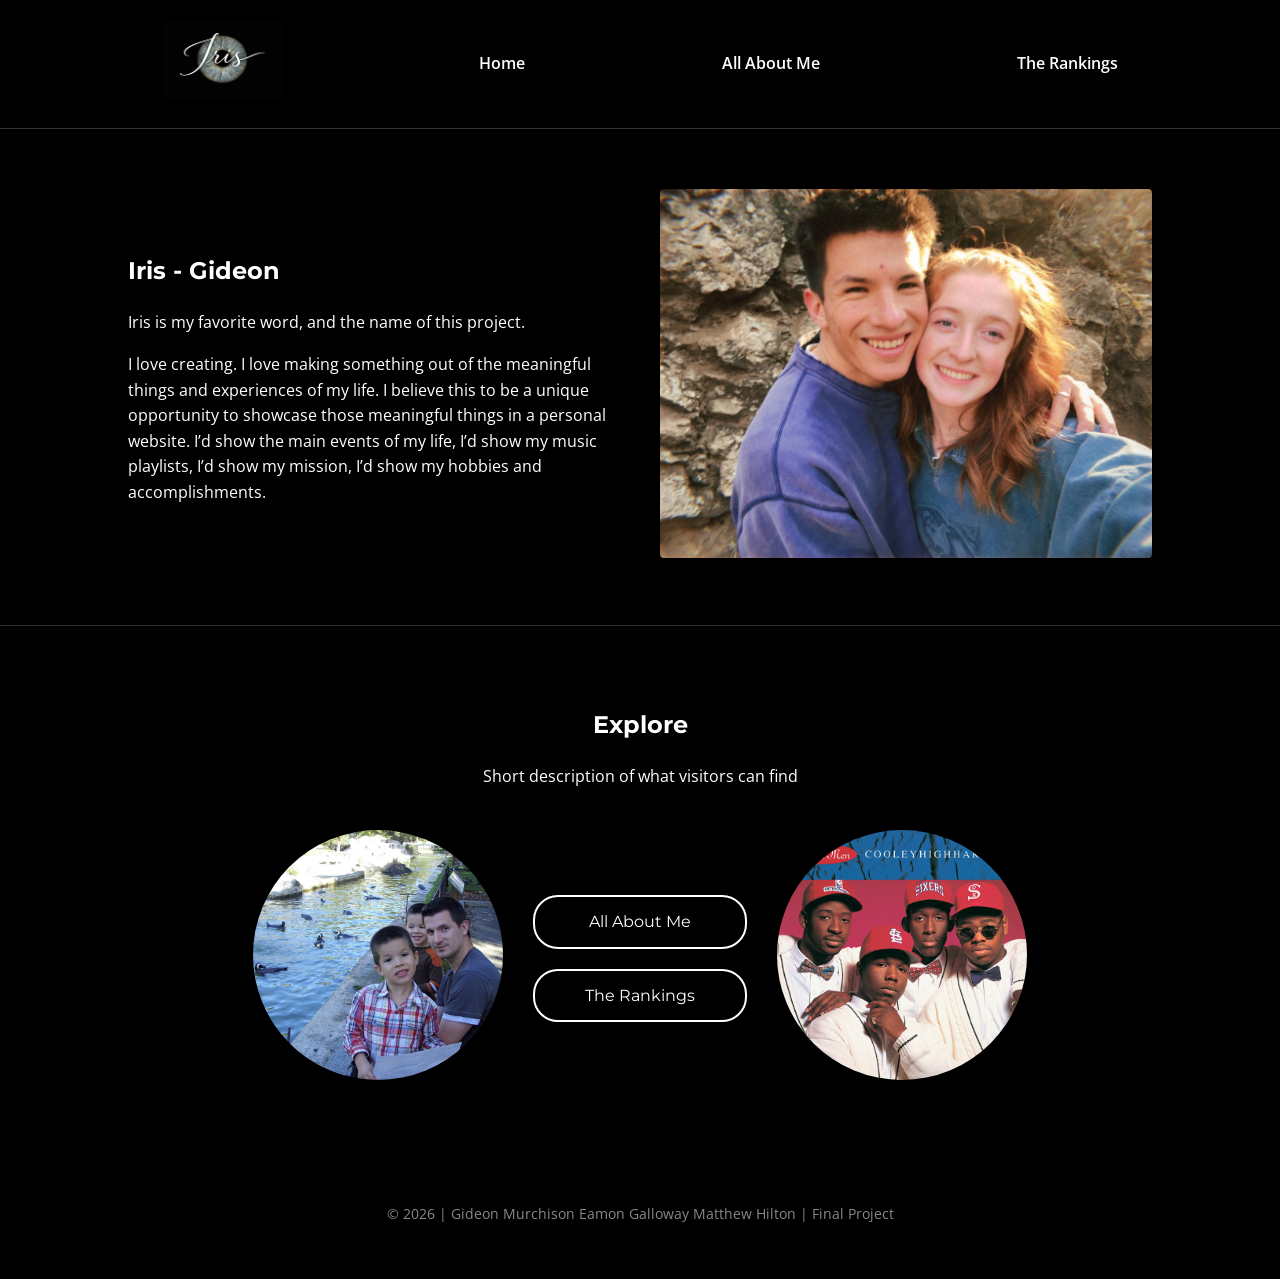
<file: index.html>
<!DOCTYPE html>
<html lang="en">
<head>
    <meta charset="UTF-8">
    <meta name="viewport" content="width=device-width, initial-scale=1.0">
    <title>Iris - Gideon</title>
    <link rel="stylesheet" href="styles/style.css">
    <link href="https://fonts.googleapis.com/css2?family=Montserrat:wght@700&family=Open+Sans:wght@400;600&display=swap" rel="stylesheet">
</head>
<body>

    <header>
        <nav>
            <div class="logo-container">
                <img src="images/iris.png" alt="Iris Project Logo" class="logo">
            </div>
                <a href="index.html" class="active">Home</a>
                <a href="about.html">All About Me</a>
                <a href="rankings.html">The Rankings</a>
        </nav>
    </header>
    <main>
       
        <section class="sect1">
            <div class="content">
                <h1>Iris - Gideon</h1>
                <p>Iris is my favorite word, and the name of this project.</p>
                <p>I love creating. I love making something out of the meaningful things and experiences of my life. I believe this to be a unique opportunity to showcase those meaningful things in a personal website. I’d show the main events of my life, I’d show my music playlists, I’d show my mission, I’d show my hobbies and accomplishments.</p>
            </div>
            <div class="content-image">
                <img src="images/IMG_0924.jpeg.~tmp" alt="Gideon and Girl">
            </div>
        </section>
       
        <section class="sect2">
            <h2>Explore</h2>
            <p>Short description of what visitors can find</p>
            <div class="explore">
                <div class="little-gideon-image">
                    <img src="images//PA230034.jpeg" alt="A Picture of Young Gideon" class="circle">
                </div>
                <div class="buttons">
                    <a href="about.html" class="button about">All About Me</a>
                    <a href="rankings.html" class="button rank">The Rankings</a>
                </div>
                <div class="pokemon-image">
                    <img src="images/harmony_album.jpeg" alt="Album Cover" class="circle">
                </div>
            </div>
        </section>
    
    </main>

    <footer>
        <p>&copy; 2026 | Gideon Murchison Eamon Galloway Matthew Hilton | Final Project</p>
    </footer>

</body>
</html>
</file>
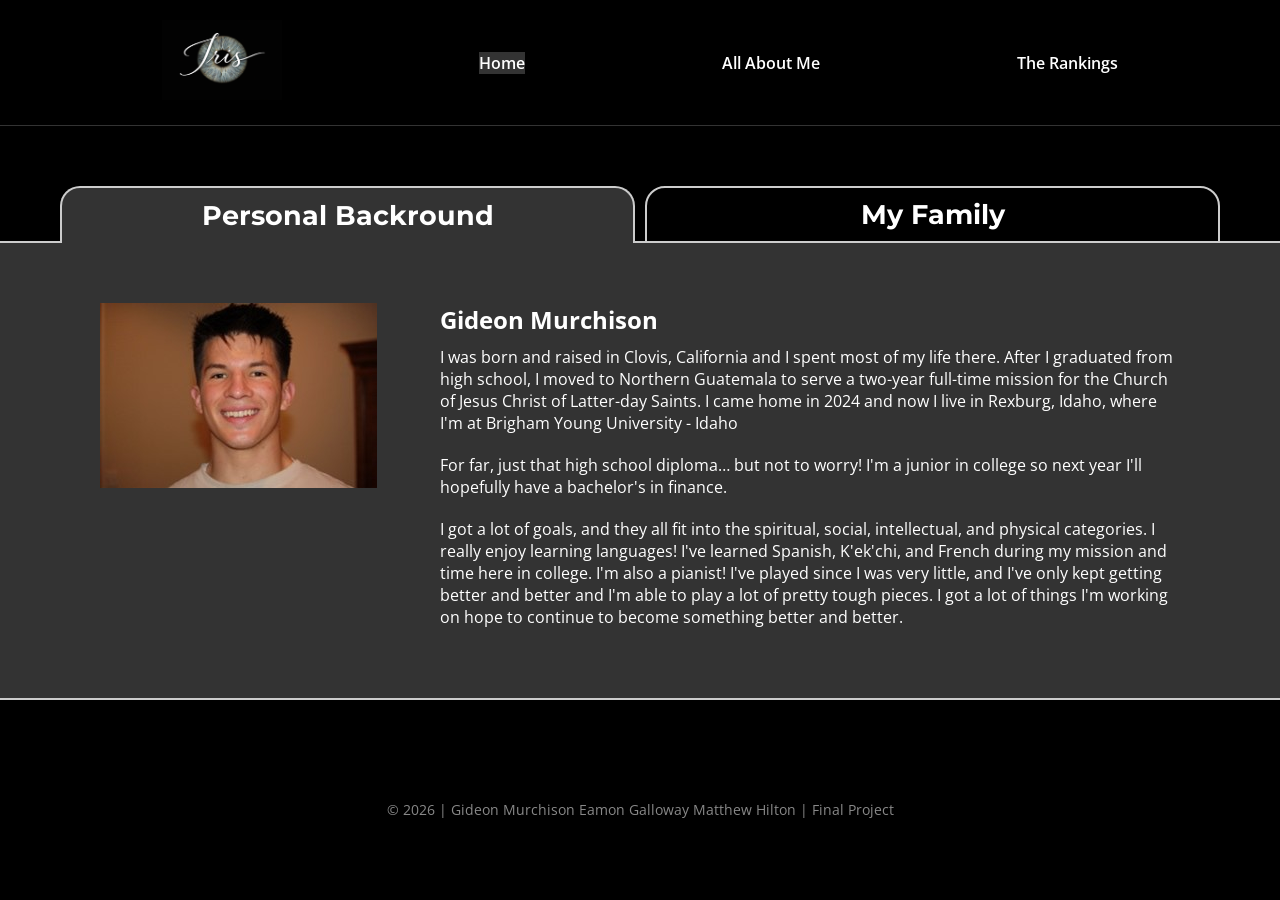
<file: about.html>
<!DOCTYPE html>
<html lang="en">
<head>
    <meta charset="UTF-8">
    <meta name="viewport" content="width=device-width, initial-scale=1.0">
    <title>About Me | Iris - Gideon</title>
    <link rel="stylesheet" href="styles/about.css">
</head>
<body>
    <header>
        <nav>
            <div class="logo-container">
                <img src="images/iris.png" alt="Iris Project Logo" class="logo">
            </div>
                <a href="index.html" class="active">Home</a>
                <a href="about.html">All About Me</a>
                <a href="rankings.html">The Rankings</a>
        </nav>
    </header>
    <main>
        <div class="tabs">
            <button class="tablink active" onclick="openTab(event, 'personal-background')">
                <h1 class="tab-title">Personal Backround</h1>
            </button>
            <button class="tablink" onclick="openTab(event, 'my-family')">
                <h1 class="tab-title">My Family</h1>
            </button>
        </div>
        <div id="personal-background" class="tabcontent">
            <img src="images/gideon.jpg" alt="Picture of me">
            <h2 class="page-title">Gideon Murchison</h2>
            <p>I was born and raised in Clovis, California and I spent most of my life there. After 
            I graduated from high school, I moved to Northern Guatemala to serve a two-year 
            full-time mission for the Church of Jesus Christ of Latter-day Saints. I came home 
            in 2024 and now I live in Rexburg, Idaho, where I'm at Brigham Young 
            University - Idaho</p>
            <p>For far, just that high school diploma… but not to worry! I'm a junior in college 
            so next year I'll hopefully have a bachelor's in finance. </p>
            <p>I got a lot of goals, and they all fit into the spiritual, social, intellectual, and 
            physical categories. I really enjoy learning languages! I've learned Spanish, 
            K'ek'chi, and French during my mission and time here in college. I'm also a 
            pianist! I've played since I was very little, and I've only kept getting better and 
            better and I'm able to play a lot of pretty tough pieces. I got a lot of things I'm 
            working on hope to continue to become something better and better. </p>
        </div>
        <div id="my-family" class="tabcontent">
            <img src="images/gideon-family.jpg" alt="Picture of my family">
            <p>My family is amazing! There's seven of us in our family that started in 2003 
            when my parents were married, and I was born. David and Olinda met in Peru 
            when my dad went on a trip there to do some solo traveling, which didn't end up 
            being that solo… anyways they've been married for over 22 years now!</p>
            <p>There're kids with me being the oldest. My younger brother, Ammon, is only a 
            year or so younger than I. He served a mission in southern Mexico and came 
            home in 2024. My sister Sasha graduated high school in 2025 and started her 
            studies at BYU that fall. She's a pretty sharp girl with a knack for robotics. My 
            younger sister Bella is still in high school and she's lovely. She's kind and is 
            super easy to be friends with. Sam is the youngest, man he's a lot different from 
            what I remember. He's really strong and he's a great wrestler. He's definitely in a 
            very stereotypical boy teen phase but he's a lot of fun still.</p>
        </div>
        <!-- JavaScript for the tabs -->
        <script>
            function openTab(evt, tabName) {
                var i, tabcontent, tablinks;
                tabcontent = document.getElementsByClassName("tabcontent");
                for (i = 0; i < tabcontent.length; i++) {
                    tabcontent[i].style.display = "none";
                }
                tablinks = document.getElementsByClassName("tablink");
                for (i = 0; i < tablinks.length; i++) {
                    tablinks[i].className = tablinks[i].className.replace(" active", "");
                }
                document.getElementById(tabName).style.display = "grid";
                evt.currentTarget.className += " active";
            }
        </script>
    </main>
    <footer>
        <p>&copy; 2026 | Gideon Murchison Eamon Galloway Matthew Hilton | Final Project</p>
    </footer>
</body>
</html>
</file>
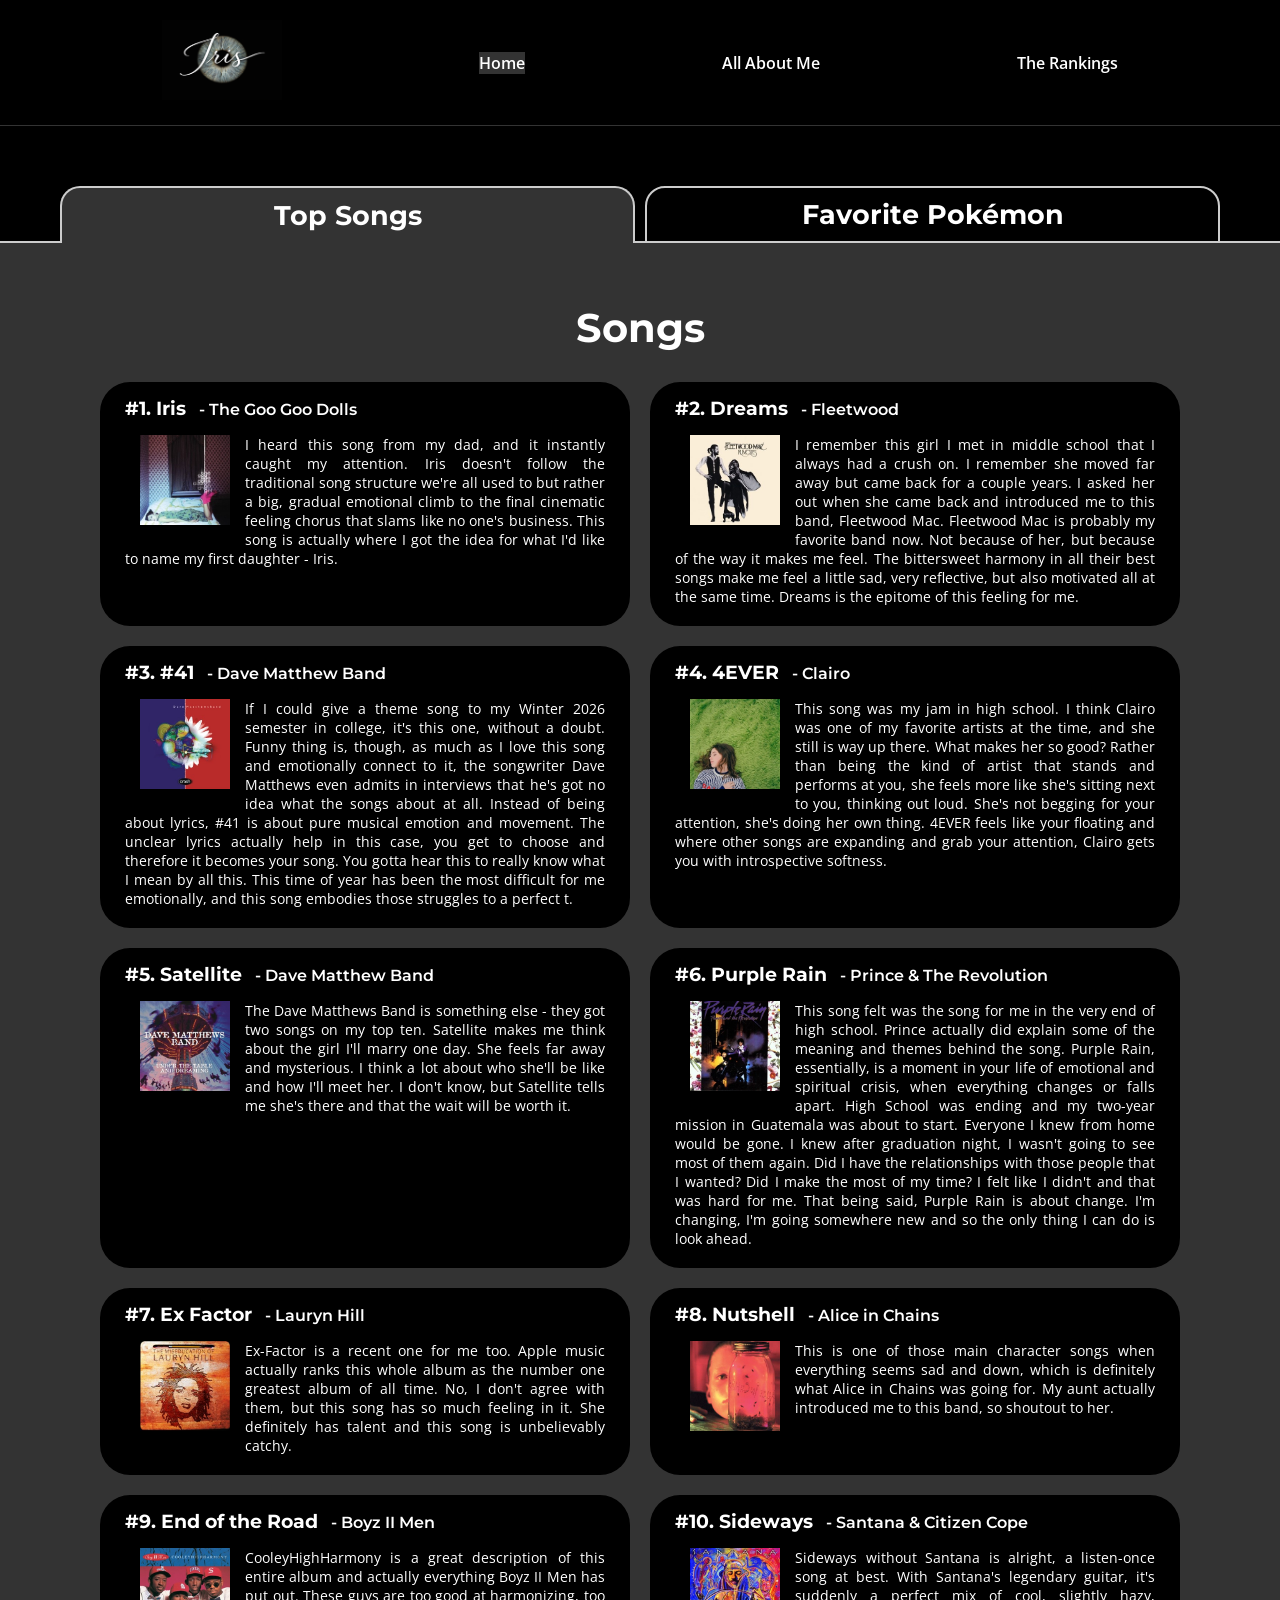
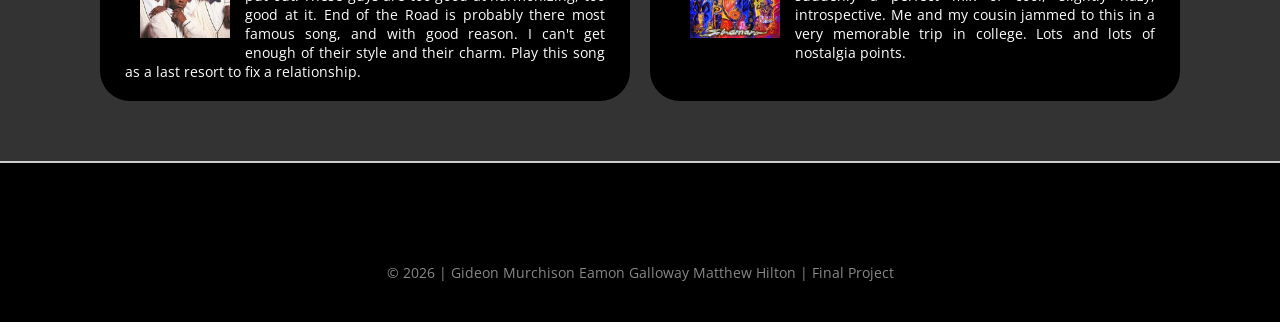
<file: rankings.html>
<!DOCTYPE html>
<html lang="en">

<head>
    <meta charset="UTF-8">
    <meta name="viewport" content="width=device-width, initial-scale=1.0">
    <title>The Rankings | Iris - Gideon</title>
    <link rel="stylesheet" href="styles/rankings.css">
</head>

<body>
    <header>
        <nav>
            <div class="logo-container">
                <img src="images/iris.png" alt="Iris Project Logo" class="logo">
            </div>
            <a href="index.html" class="active">Home</a>
            <a href="about.html">All About Me</a>
            <a href="rankings.html">The Rankings</a>
        </nav>
    </header>
    <main>
        <div class="tabs">
            <button class="tablink active" onclick="openTab(event, 'songs')">
                <h1 class="tab-title">Top Songs</h1>
            </button>
            <button class="tablink" onclick="openTab(event, 'pokemon')">
                <h1 class="tab-title">Favorite Pokémon</h1>
            </button>
        </div>
        <div id="songs" class="tabcontent">
            <h2 class="page-title">Songs</h2>
            <div class="songs-grid">
                <div class="song-card">
                    <h3 class="song-title">#1. Iris</h3>
                    <h4 class="song-artist"> - The Goo Goo Dolls</h4><br>
                    <img src="../images/iris-album.jpg" alt="Iris album art" class="song-album-art">
                    <p class="song-text">I heard this song from my dad, and it instantly caught my attention. Iris
                        doesn't follow the traditional song structure we're all used to but rather a big, gradual
                        emotional climb to the final cinematic feeling chorus that slams like no one's business. This
                        song is actually where I got the idea for what I'd like to name my first daughter - Iris.</p>
                </div>
                <div class="song-card">
                    <h3 class="song-title">#2. Dreams</h3>
                    <h4 class="song-artist"> - Fleetwood</h4><br>
                    <img src="../images/dreams-song.jpg" alt="Album art" class="song-album-art">
                    <p class="song-text">I remember this girl I met in middle school that I always had a crush on. I
                        remember she moved far away but came back for a couple years. I asked her out when she came back
                        and introduced me to this band, Fleetwood Mac. Fleetwood Mac is probably my favorite band now.
                        Not because of her, but because of the way it makes me feel. The bittersweet harmony in all
                        their best songs make me feel a little sad, very reflective, but also motivated all at the same
                        time. Dreams is the epitome of this feeling for me.</p>
                </div>
                <div class="song-card">
                    <h3 class="song-title">#3. #41</h3>
                    <h4 class="song-artist"> - Dave Matthew Band</h4><br>
                    <img src="../images/41-song.jpg" alt="Album art" class="song-album-art">
                    <p class="song-text">If I could give a theme song to my Winter 2026 semester in college, it's this
                        one, without a doubt. Funny thing is, though, as much as I love this song and emotionally
                        connect to it, the songwriter Dave Matthews even admits in interviews that he's got no idea what
                        the songs about at all. Instead of being about lyrics, #41 is about pure musical emotion and
                        movement. The unclear lyrics actually help in this case, you get to choose and therefore it
                        becomes your song. You gotta hear this to really know what I mean by all this. This time of year
                        has been the most difficult for me emotionally, and this song embodies those struggles to a
                        perfect t.</p>
                </div>
                <div class="song-card">
                    <h3 class="song-title">#4. 4EVER</h3>
                    <h4 class="song-artist"> - Clairo</h4><br>
                    <img src="../images/4ever-song.jpg" alt="Album art" class="song-album-art">
                    <p class="song-text">This song was my jam in high school. I think Clairo was one of my favorite
                        artists at the time, and she still is way up there. What makes her so good? Rather than being
                        the kind of artist that stands and performs at you, she feels more like she's sitting next to
                        you, thinking out loud. She's not begging for your attention, she's doing her own thing. 4EVER
                        feels like your floating and where other songs are expanding and grab your attention, Clairo
                        gets you with introspective softness.</p>
                </div>
                <div class="song-card">
                    <h3 class="song-title">#5. Satellite</h3>
                    <h4 class="song-artist"> - Dave Matthew Band</h4><br>
                    <img src="../images/satellite-song.jpg" alt="Album art" class="song-album-art">
                    <p class="song-text">The Dave Matthews Band is something else - they got two songs on my top ten.
                        Satellite makes me think about the girl I'll marry one day. She feels far away and mysterious. I
                        think a lot about who she'll be like and how I'll meet her. I don't know, but Satellite tells me
                        she's there and that the wait will be worth it.</p>
                </div>
                <div class="song-card">
                    <h3 class="song-title">#6. Purple Rain</h3>
                    <h4 class="song-artist"> - Prince & The Revolution</h4><br>
                    <img src="../images/purple-rain-song.jpg" alt="Album art" class="song-album-art">
                    <p class="song-text">This song felt was the song for me in the very end of high school. Prince
                        actually did explain some of the meaning and themes behind the song. Purple Rain, essentially,
                        is a moment in your life of emotional and spiritual crisis, when everything changes or falls
                        apart. High School was ending and my two-year mission in Guatemala was about to start. Everyone
                        I knew from home would be gone. I knew after graduation night, I wasn't going to see most of
                        them again. Did I have the relationships with those people that I wanted? Did I make the most of
                        my time? I felt like I didn't and that was hard for me. That being said, Purple Rain is about
                        change. I'm changing, I'm going somewhere new and so the only thing I can do is look ahead.</p>
                </div>
                <div class="song-card">
                    <h3 class="song-title">#7. Ex Factor</h3>
                    <h4 class="song-artist"> - Lauryn Hill</h4><br>
                    <img src="../images/ex-factor-song.jpg" alt="Album art" class="song-album-art">
                    <p class="song-text">Ex-Factor is a recent one for me too. Apple music actually ranks this whole
                        album as the number one greatest album of all time. No, I don't agree with them, but this song
                        has so much feeling in it. She definitely has talent and this song is unbelievably catchy.</p>
                </div>
                <div class="song-card">
                    <h3 class="song-title">#8. Nutshell</h3>
                    <h4 class="song-artist"> - Alice in Chains</h4><br>
                    <img src="../images/nutshell-song.jpg" alt="Album art" class="song-album-art">
                    <p class="song-text">This is one of those main character songs when everything seems sad and down,
                        which is definitely what Alice in Chains was going for. My aunt actually introduced me to this
                        band, so shoutout to her.</p>
                </div>
                <div class="song-card">
                    <h3 class="song-title">#9. End of the Road</h3>
                    <h4 class="song-artist"> - Boyz II Men</h4><br>
                    <img src="../images/end-of-the-road-song.jpg" alt="Album art" class="song-album-art">
                    <p class="song-text">CooleyHighHarmony is a great description of this entire album and actually
                        everything Boyz II Men has put out. These guys are too good at harmonizing, too good at it. End
                        of the Road is probably there most famous song, and with good reason. I can't get enough of
                        their style and their charm. Play this song as a last resort to fix a relationship.</p>
                </div>
                <div class="song-card">
                    <h3 class="song-title">#10. Sideways</h3>
                    <h4 class="song-artist"> - Santana & Citizen Cope</h4><br>
                    <img src="../images/sideways-song.jpg" alt="Album art" class="song-album-art">
                    <p class="song-text">Sideways without Santana is alright, a listen-once song at best. With Santana's
                        legendary guitar, it's suddenly a perfect mix of cool, slightly hazy, introspective. Me and my
                        cousin jammed to this in a very memorable trip in college. Lots and lots of nostalgia points.
                    </p>
                </div>

            </div>
        </div>
        <div id="pokemon" class="tabcontent">
            <h2 class="page-title">Pokémon</h2>
            <div class="pokemon-grid">
                <section class="pokemon-listing">
                    <h3 class="pokemon-name">#5. Dusk Mane Necrozma</h3>
                    <img src="../images/dusk-mane-necrozma.png" alt="Image of Necrozma" class="pokemon-img">
                    <p class="stats">No. 800 | Type: Psychic/Steel | Prism Pokémon</p>
                    <p class="dex-entry">This is its form while it is devouring the light of Solgaleo. It pounces on
                        foes and then slashes them with the claws on its four limbs and back.</p>
                </section>
                <section class="pokemon-listing">
                    <h3 class="pokemon-name">#4. White Kyurem</h3>
                    <img src="../images/white-kyurem.png" alt="Image of Kyurem" class="pokemon-img">
                    <p class="stats">No. 646 | Ice/Dragon | Boundary Pokémon</p>
                    <p class="dex-entry">It has foreseen that a world of truth will arrive for people and Pokémon. It
                        strives to protect that future.</p>
                </section>
                <section class="pokemon-listing">
                    <h3 class="pokemon-name">#3. Origin Forme Palkia</h3>
                    <img src="../images/origin-forme-palkia.png" alt="Image of Palkia" class="pokemon-img">
                    <p class="stats">No. 484 | Type: Water/Dragon | Spatial Pokémon</p>
                    <p class="dex-entry">It soars across the sky in a form that greatly resembles the creator of all
                        things. Perhaps this imitation of appearance is Palkia's strategy for gaining Arceus's powers.
                    </p>
                </section>
                <section class="pokemon-listing">
                    <h3 class="pokemon-name">#2. Mega Charizard X</h3>
                    <img src="../images/mega-charizard-x.png" alt="Image of Charizard" class="pokemon-img">
                    <p class="stats">No. 6 | Type: Fire/Dragon | Flame Pokémon</p>
                    <p class="dex-entry">The overwhelming power that fills its entire body causes it to turn black and
                        create intense blue flames.</p>
                </section>
                <section class="pokemon-listing">
                    <h3 class="pokemon-name">#1. Mewtwo</h3>
                    <img src="../images/mewtwo.png" alt="Image of Mewtwo" class="pokemon-img">
                    <p class="stats">No. 150 | Type: Psychic | Genetic Pokémon</p>
                    <p class="dex-entry">It was created by a scientist after years of horrific gene splicing and DNA
                        engineering experiments.</p>
                </section>
            </div>
        </div>
        <!-- JavaScript for the tabs -->
        <script>
            function openTab(evt, tabName) {
                var i, tabcontent, tablinks;
                tabcontent = document.getElementsByClassName("tabcontent");
                for (i = 0; i < tabcontent.length; i++) {
                    tabcontent[i].style.display = "none";
                }
                tablinks = document.getElementsByClassName("tablink");
                for (i = 0; i < tablinks.length; i++) {
                    tablinks[i].className = tablinks[i].className.replace(" active", "");
                }
                document.getElementById(tabName).style.display = "grid";
                evt.currentTarget.className += " active";
            }
        </script>
    </main>
    <footer>
        <p>&copy; 2026 | Gideon Murchison Eamon Galloway Matthew Hilton | Final Project</p>
    </footer>
</body>

</html>
</file>
<file: styles/style.css>
body {
    background-color: black;
    color: white;
    font-family: 'Open Sans', sans-serif;
    margin: 0;
    padding: 0;
    line-height: 1.6;
}

h1, h2, .button {
    font-family: 'Montserrat', sans-serif;
}

header {
    border-bottom: 1px solid #333;
    padding: 20px 5%;
}

nav {
    display: flex;
    justify-content: space-around;
    align-items: center;
}

.logo {
    max-height: 80px;
}

nav a {
    color: white;
    text-decoration: none;
    font-weight: 600;
}


.sect1 {
    display: flex;
    align-items: center;
    padding: 60px 10%;
    gap: 40px;
    border-bottom: 1px solid #333;
}

.content {
    flex: 1;
}

.content-image {
    flex: 1;
}

.content-image img {
    width: 100%;
    border-radius: 4px;
}

.sect2 {
    text-align: center;
    padding: 60px 10%;
}

.explore {
    display: flex;
    justify-content: center;
    align-items: center;
    gap: 30px;
    margin-top: 40px;
}

.circle {
    width: 250px;
    height: 250px;
    object-fit: cover;
    border-radius: 50%;
}

.buttons {
    display: flex;
    flex-direction: column;
    gap: 20px;
}

.button {
    color: white;
    text-decoration: none;
    border: 2px solid white;
    padding: 12px 30px;
    border-radius: 25px;
    transition: 0.3s;
    min-width: 150px;
}

.button:hover {
    background: white;
    color: black;
}

footer {
    text-align: center;
    padding: 40px;
    font-size: 0.9rem;
    color: #888;
}
</file>
<file: styles/about.css>
@import 'shared.css';

/* Header & footer styles are inherited from shared.css */


body {
    background-color: var(--primary-color);
    color: var(--secondary-color);
    font-family: var(--paragraph-font);
}

main {
    padding: 60px 0;
}

/* A lot of the tabs styles are also inerited from shared.css */

.tabcontent {
    display: grid;
    grid-template-columns: 300px auto;
    column-gap: 40px;
}

.tabcontent img {
    grid-column: 1/2;
    grid-row: 1/10;
}

.tabcontent :not(img) {
    grid-column: 2/3;
}

.tabcontent p {
    margin: 10px 0;
}

/* This tab's content should be hidden when the page first loads up */
#my-family {
    display: none;
}
</file>
<file: styles/rankings.css>
@import 'shared.css';

/* Header & footer styles are inherited from shared.css */

body {
    background-color: var(--primary-color);
    color: var(--secondary-color);
    font-family: var(--paragraph-font);
}

main {
    padding: 60px 0;
}

/* A lot of the tabs styles are also inerited from shared.css */

.page-title {
    font-family: var(--heading-font);
    font-size: 40px;
    text-align: center;
    margin-bottom: 30px;
}

.songs-grid {
    display: grid;
    grid-template-columns: 1fr 1fr;
    grid-gap: 20px;
}

.song-card {
    background-color: var(--primary-color);
    border-radius: 30px;
    padding: 15px 25px 20px 25px;
    align-self: stretch;
}

.song-card h3 {
    display: inline-block;
    font-family: var(--heading-font);
    margin-right: 0.5em;
}

.song-card h4 {
    display: inline-block;
    font-family: var(--heading-font);
    font-weight: 600;
}

.song-card img {
    float: left;
    width: 90px;
    aspect-ratio: 1/1;
    margin: 15px;
}

.song-card p {
    font-size: 0.85em;
    text-align: justify;
    margin-top: 15px;
}

#pokemon {
    /* Set display to 'none' initially because this tab's 
    content should be hidden when the page first loads */
    display: none;
}

.pokemon-listing {
    clear: both;
}

.pokemon-name {
    font-family: var(--heading-font);
    font-size: 32px;
    background-color: var(--primary-color);
    border-radius: 10px;
    padding: 5px;
    margin: 10px 0;
}

.pokemon-img {
    margin: 0 10px 10px 0;
    float: left;
}

.stats {
    font-size: 1.5em;
    font-weight: bold;
    margin: 20px;
}

.dex-entry {
    font-size: 20px;
    text-align: justify;
}
</file>
